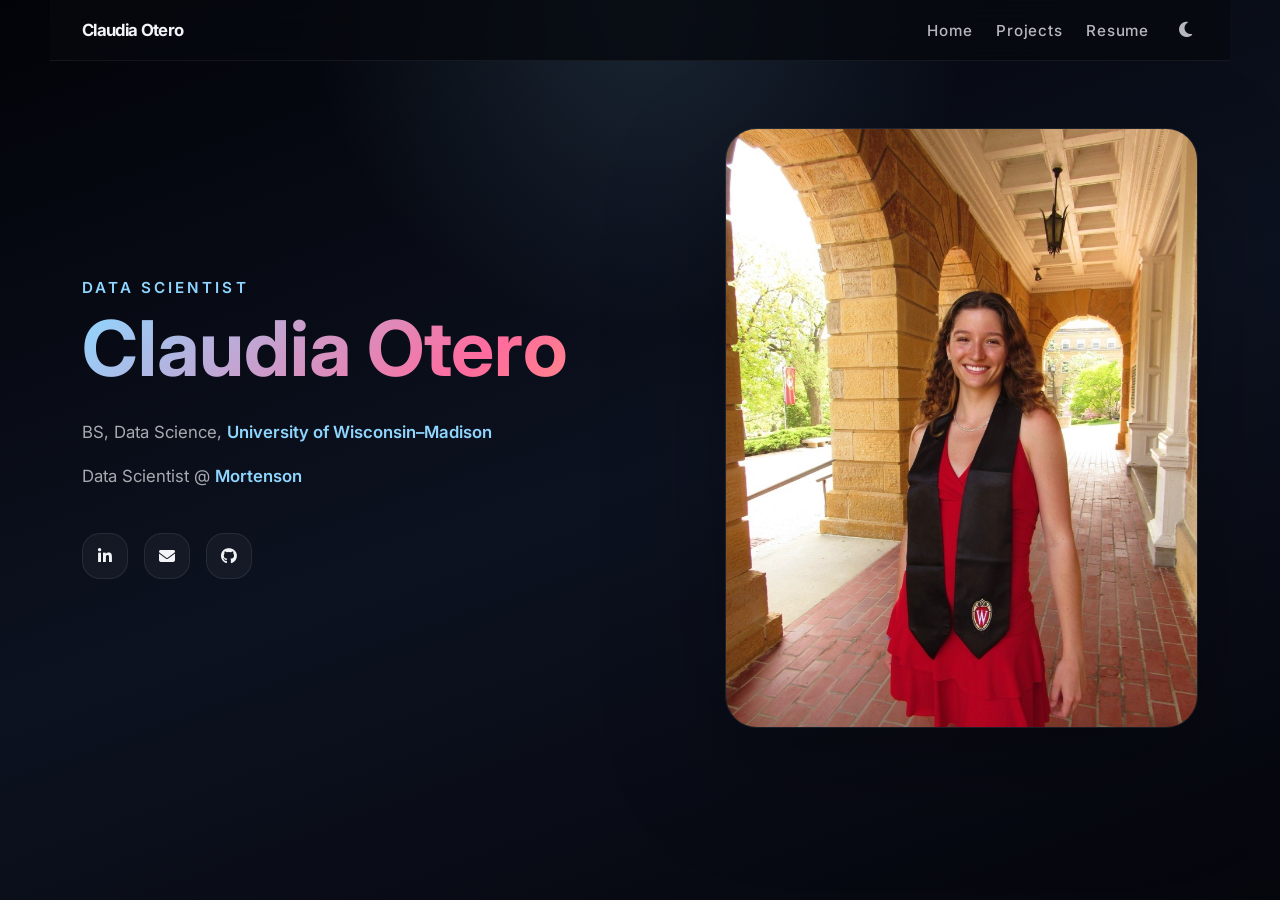
<file: index.html>
<!DOCTYPE html>
<html lang="en">
<head>
  <meta charset="UTF-8">
  <meta name="viewport" content="width=device-width, initial-scale=1.0">
  <link rel="canonical" href="https://claudiaotero.com/">
  <meta name="description" content="Claudia Otero — Data Scientist at Mortenson with a BS in Data Science from University of Wisconsin–Madison.">
  <title>Claudia Otero | Data Scientist</title>
  <link rel="preconnect" href="https://fonts.googleapis.com">
  <link rel="preconnect" href="https://fonts.gstatic.com" crossorigin>
  <link href="https://fonts.googleapis.com/css2?family=Inter:wght@400;500;600;700&display=swap" rel="stylesheet">
  <link rel="stylesheet" href="https://cdnjs.cloudflare.com/ajax/libs/font-awesome/6.5.0/css/all.min.css">
  <link rel="stylesheet" href="/assets/styles.css">
</head>
<body>
  <div class="page">
    <nav class="site-nav">
      <a class="brand" href="/">Claudia Otero</a>
      <div class="nav-links">
        <a href="/">Home</a>
        <a href="/projects/">Projects</a>
        <a href="/resume/">Resume</a>
        <button id="theme-toggle" aria-label="Toggle theme"><i class="fas fa-moon"></i></button>
      </div>
    </nav>

    <main class="hero">
      <div class="hero-copy reveal">
        <p class="eyebrow">Data Scientist</p>
        <h1 class="gradient-text">Claudia Otero</h1>
        <div class="hero-lines">
          <p>BS, Data Science, <a href="https://www.wisc.edu/" target="_blank" rel="noopener noreferrer" class="link-accent">University of Wisconsin–Madison</a></p>
          <p>Data Scientist @ <a href="https://www.mortenson.com/" target="_blank" rel="noopener noreferrer" class="link-accent">Mortenson</a></p>
        </div>
        <div class="social-links">
          <a href="https://www.linkedin.com/in/claudia-otero-250328239" target="_blank" rel="noopener noreferrer" aria-label="LinkedIn"><i class="fab fa-linkedin-in"></i></a>
          <a href="mailto:claudia.otero88@outlook.com" aria-label="Email"><i class="fas fa-envelope"></i></a>
          <a href="https://github.com/claudiaotero88" target="_blank" rel="noopener noreferrer" aria-label="GitHub"><i class="fab fa-github"></i></a>
        </div>
      </div>
      <div class="hero-image reveal reveal-delay-2">
        <img src="/images/senior.jpg" alt="Portrait of Claudia Otero">
      </div>
    </main>
    <div class=\"scroll-hint reveal reveal-delay-3\">
      <i class=\"fas fa-chevron-down\"></i>
    </div>
    <footer class="site-footer"></footer>
  </div>

  <script src="/assets/app.js" defer></script>
</body>
</html>
</file>
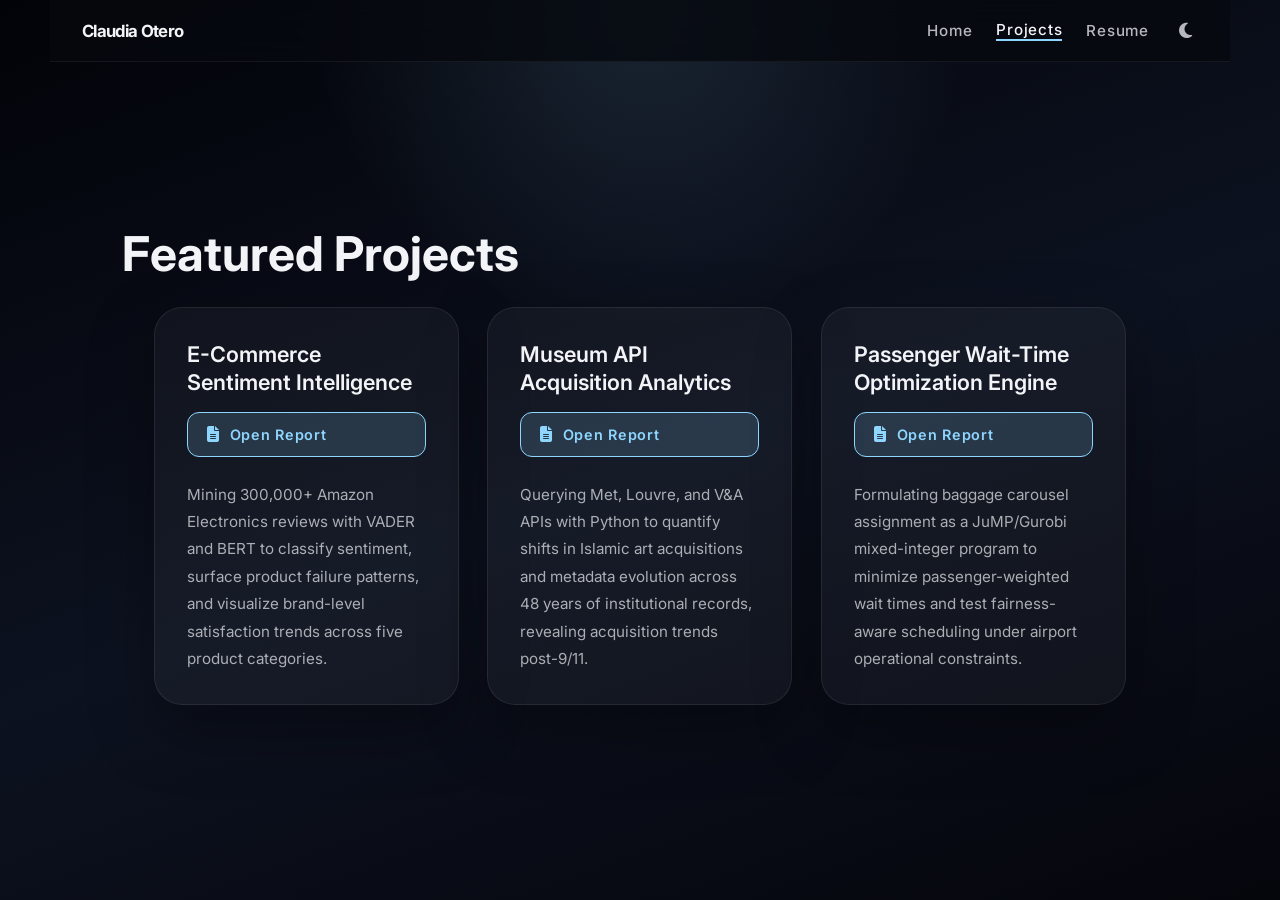
<file: projects/index.html>
<!DOCTYPE html>
<html lang="en">
<head>
  <meta charset="UTF-8">
  <meta name="viewport" content="width=device-width, initial-scale=1.0">
  <link rel="canonical" href="https://claudiaotero.com/projects/">
  <meta name="description" content="Featured projects by Claudia Otero showcasing data science, APIs, and optimization work.">
  <title>Projects | Claudia Otero</title>
  <link rel="preconnect" href="https://fonts.googleapis.com">
  <link rel="preconnect" href="https://fonts.gstatic.com" crossorigin>
  <link href="https://fonts.googleapis.com/css2?family=Inter:wght@400;500;600;700&display=swap" rel="stylesheet">
  <link rel="stylesheet" href="https://cdnjs.cloudflare.com/ajax/libs/font-awesome/6.5.0/css/all.min.css">
  <link rel="stylesheet" href="/assets/styles.css">
</head>
<body>
  <div class="page">
    <nav class="site-nav">
      <a class="brand" href="/">Claudia Otero</a>
      <div class="nav-links">
        <a href="/">Home</a>
        <a href="/projects/">Projects</a>
        <a href="/resume/">Resume</a>
        <button id="theme-toggle" aria-label="Toggle theme"><i class="fas fa-moon"></i></button>
      </div>
    </nav>

    <main style="padding: 8rem 2rem 4rem; max-width: 1100px; margin: 0 auto;">
      <h1 class="section-title reveal">Featured Projects</h1>

      <div class="projects-grid">
        <article class="project-card reveal reveal-delay-1">
          <div class="project-preview">
            <h2 class="project-title">E-Commerce Sentiment Intelligence</h2>
            <a class="project-link" href="/documents/Sentiment_Analysis_of_Amazon_Electronics_Reviews.pdf" target="_blank" rel="noopener">
              <i class="fas fa-file-alt"></i> Open Report
            </a>
          </div>
          <p class="project-description">
            Mining 300,000+ Amazon Electronics reviews with VADER and BERT to classify sentiment, surface product failure patterns, and visualize brand-level satisfaction trends across five product categories.
          </p>
        </article>

        <article class="project-card reveal reveal-delay-2">
          <div class="project-preview">
            <h2 class="project-title">Museum API Acquisition Analytics</h2>
            <a class="project-link" href="/documents/Museum APIs_ Islamic Art Study.pdf" target="_blank" rel="noopener">
              <i class="fas fa-file-alt"></i> Open Report
            </a>
          </div>
          <p class="project-description">
            Querying Met, Louvre, and V&A APIs with Python to quantify shifts in Islamic art acquisitions and metadata evolution across 48 years of institutional records, revealing acquisition trends post-9/11.
          </p>
        </article>

        <article class="project-card reveal reveal-delay-3">
          <div class="project-preview">
            <h2 class="project-title">Passenger Wait-Time Optimization Engine</h2>
            <a class="project-link" href="/documents/CourseProjectClaudiaOtero (1).html" target="_blank" rel="noopener">
              <i class="fas fa-file-alt"></i> Open Report
            </a>
          </div>
          <p class="project-description">
            Formulating baggage carousel assignment as a JuMP/Gurobi mixed-integer program to minimize passenger-weighted wait times and test fairness-aware scheduling under airport operational constraints.
          </p>
        </article>
      </div>
    </main>

    <footer class="site-footer"></footer>
  </div>

  <script src="/assets/app.js" defer></script>
</body>
</html>
</file>
<file: assets/styles.css>
:root {
  color-scheme: dark;
  --bg: #07090f;
  --surface: rgba(255,255,255,.04);
  --surface-strong: rgba(255,255,255,.08);
  --text: #f3f4f7;
  --text-muted: rgba(243,244,247,.68);
  --accent: #8fd6ff;
  --accent-soft: rgba(143,214,255,.16);
  --border: rgba(255,255,255,.08);
  --nav-bg: rgba(7,9,15,.82);
  --nav-border: rgba(255,255,255,.06);
  --card-bg: rgba(255,255,255,.04);
  --card-border: rgba(255,255,255,.08);
  --shadow: 0 24px 64px rgba(0,0,0,.35);
  --radius: 28px;
  --max-width: 1180px;
  font-family: Inter, system-ui, -apple-system, BlinkMacSystemFont, "Segoe UI", sans-serif;
}

html[data-theme="light"] {
  color-scheme: light;
  --bg: #f0f4f8;
  --surface: rgba(0,0,0,.03);
  --surface-strong: rgba(0,0,0,.06);
  --text: #0f172a;
  --text-muted: #475569;
  --accent: #0278d5;
  --accent-soft: rgba(2,120,213,.12);
  --border: rgba(0,0,0,.1);
  --nav-bg: rgba(240,244,248,.88);
  --nav-border: rgba(0,0,0,.08);
  --card-bg: rgba(255,255,255,.7);
  --card-border: rgba(0,0,0,.08);
  --shadow: 0 24px 64px rgba(0,0,0,.08);
}

html {
  scroll-behavior: smooth;
}

body {
  margin: 0;
  min-height: 100vh;
  color: var(--text);
  background: radial-gradient(circle at top, rgba(143,214,255,.14), transparent 30%),
    linear-gradient(160deg, #020308 0%, #0d1220 52%, #05060c 100%);
  transition: background .4s ease, color .3s ease;
}

html[data-theme="light"] body {
  background: linear-gradient(160deg, #dde8f5 0%, #f0f4f8 45%, #e8eef6 100%);
}

* {
  box-sizing: border-box;
}

a {
  color: inherit;
  text-decoration: none;
}

img {
  max-width: 100%;
  display: block;
}

/* ── Scroll-reveal ─────────────────────────────────────────── */
.reveal {
  opacity: 0;
  transform: translateY(28px);
  transition: opacity .65s cubic-bezier(.16,1,.3,1), transform .65s cubic-bezier(.16,1,.3,1);
}
.reveal.visible {
  opacity: 1;
  transform: none;
}
.reveal-delay-1 { transition-delay: .1s; }
.reveal-delay-2 { transition-delay: .2s; }
.reveal-delay-3 { transition-delay: .3s; }

/* ── Page wrapper ─────────────────────────────────────────── */
.page {
  position: relative;
  min-height: 100vh;
}

/* ── Nav ──────────────────────────────────────────────────── */
.site-nav {
  position: fixed;
  inset: 0 0 auto;
  z-index: 20;
  display: flex;
  align-items: center;
  justify-content: space-between;
  width: 100%;
  max-width: var(--max-width);
  margin: 0 auto;
  padding: 1.25rem 2rem;
  backdrop-filter: blur(20px);
  background: var(--nav-bg);
  border-bottom: 1px solid var(--nav-border);
  transition: background .4s ease, border-color .4s ease;
}

.brand {
  font-weight: 700;
  letter-spacing: -.04em;
  font-size: 1.05rem;
  position: relative;
}

.nav-links {
  display: flex;
  align-items: center;
  gap: 1.5rem;
}

.nav-links a {
  font-size: .95rem;
  font-weight: 500;
  letter-spacing: .05em;
  opacity: .75;
  transition: opacity .2s ease;
  position: relative;
}

.nav-links a::after {
  content: '';
  position: absolute;
  bottom: -3px;
  left: 0;
  width: 0;
  height: 2px;
  background: var(--accent);
  border-radius: 2px;
  transition: width .25s ease;
}

.nav-links a:hover,
.nav-links a:focus-visible {
  opacity: 1;
}

.nav-links a:hover::after,
.nav-links a:focus-visible::after {
  width: 100%;
}

#theme-toggle {
  border: none;
  background: transparent;
  color: inherit;
  cursor: pointer;
  font-size: 1.1rem;
  display: grid;
  place-items: center;
  opacity: .75;
  transition: opacity .2s ease, transform .3s ease;
}

#theme-toggle:hover {
  opacity: 1;
  transform: rotate(20deg) scale(1.15);
}

main,
footer {
  width: min(100%, var(--max-width));
  margin: 0 auto;
}

/* ── Hero ─────────────────────────────────────────────────── */
.hero {
  display: grid;
  grid-template-columns: 1.1fr .9fr;
  align-items: center;
  gap: 4rem;
  min-height: calc(100vh - 7rem);
  padding: 8rem 2rem 4rem;
}

.hero-copy {
  max-width: 520px;
}

.eyebrow {
  margin: 0 0 1rem;
  font-size: .95rem;
  font-weight: 600;
  letter-spacing: .2em;
  text-transform: uppercase;
  color: var(--accent);
}

.hero-copy h1 {
  margin: 0;
  font-size: clamp(3rem, 6vw, 5.4rem);
  line-height: .94;
}

.hero-lines {
  display: grid;
  gap: .75rem;
  margin: 2rem 0 2.5rem;
  font-size: 1.05rem;
  line-height: 1.9;
  color: var(--text-muted);
}

.hero-lines p {
  margin: 0;
}

/* ── Gradient text (animated title) ────────────────────────── */
.gradient-text {
  background: linear-gradient(135deg, var(--accent) 0%, #ff6b9d 25%, #feca57 50%, #48dbfb 75%, var(--accent) 100%);
  background-size: 300% 300%;
  -webkit-background-clip: text;
  -webkit-text-fill-color: transparent;
  background-clip: text;
  animation: gradient-shift 6s ease infinite;
}

@keyframes gradient-shift {
  0% { background-position: 0% 50%; }
  50% { background-position: 100% 50%; }
  100% { background-position: 0% 50%; }
}

html[data-theme="light"] .gradient-text {
  background: linear-gradient(135deg, #0d47a1 0%, #7b1fa2 25%, #f57c00 50%, #00838f 75%, #0d47a1 100%);
  background-size: 300% 300%;
  -webkit-background-clip: text;
  -webkit-text-fill-color: transparent;
  background-clip: text;
  animation: gradient-shift 6s ease infinite;
}

/* ── Accent links in text ──────────────────────────────────── */
.link-accent {
  position: relative;
  color: var(--accent);
  font-weight: 600;
  transition: opacity .2s ease;
}

.link-accent::after {
  content: '';
  position: absolute;
  bottom: -2px;
  left: 0;
  width: 100%;
  height: 1.5px;
  background: var(--accent);
  border-radius: 2px;
  opacity: 0;
  transition: opacity .3s ease;
}

.link-accent:hover,
.link-accent:focus-visible {
  opacity: .85;
}

.link-accent:hover::after,
.link-accent:focus-visible::after {
  opacity: 1;
}

/* ── Social icons ─────────────────────────────────────────── */
.social-links {
  display: flex;
  gap: 1rem;
}

.social-links a {
  width: 46px;
  height: 46px;
  border-radius: 18px;
  display: grid;
  place-items: center;
  background: var(--surface);
  border: 1px solid var(--border);
  color: var(--text);
  transition: transform .25s cubic-bezier(.34,1.56,.64,1), background .25s ease, color .25s ease, border-color .25s ease;
}

.social-links a:hover,
.social-links a:focus-visible {
  transform: translateY(-4px) scale(1.08);
  background: var(--accent-soft);
  border-color: var(--accent);
  color: var(--accent);
}

/* ── Hero image ───────────────────────────────────────────── */
.hero-image {
  display: flex;
  align-items: center;
  justify-content: center;
}

.hero-image img {
  width: min(100%, 540px);
  border-radius: 32px;
  border: 1px solid var(--border);
  box-shadow: 0 40px 120px rgba(0,0,0,.3);
  transition: transform .5s cubic-bezier(.34,1.56,.64,1), box-shadow .5s ease;
}

.hero-image img:hover {
  transform: scale(1.025) rotate(.5deg);
}

/* ── Section title ────────────────────────────────────────── */
.section-title {
  margin: 6rem 0 1.5rem;
  font-size: clamp(2.2rem, 4vw, 3rem);
  color: var(--text);
}

/* ── Projects grid ────────────────────────────────────────── */
.projects-grid {
  display: grid;
  grid-template-columns: repeat(auto-fit, minmax(280px, 1fr));
  gap: 1.75rem;
  padding: 0 2rem 4rem;
}

.project-card {
  border-radius: var(--radius);
  padding: 2rem;
  background: var(--card-bg);
  border: 1px solid var(--card-border);
  box-shadow: var(--shadow);
  display: grid;
  gap: 1.5rem;
  transition: transform .35s cubic-bezier(.34,1.56,.64,1), border-color .3s ease, box-shadow .3s ease;
  will-change: transform;
}

.project-card:hover {
  border-color: var(--accent);
  box-shadow: 0 0 0 1px var(--accent), 0 32px 80px rgba(143,214,255,.12), var(--shadow);
}

html[data-theme="light"] .project-card:hover {
  box-shadow: 0 0 0 1px var(--accent), 0 32px 80px rgba(2,120,213,.1), var(--shadow);
}

.project-preview {
  display: grid;
  gap: 1rem;
}

.project-title {
  margin: 0;
  font-size: 1.35rem;
  line-height: 1.3;
  font-weight: 600;
  color: var(--text);
}

.project-link {
  display: inline-flex;
  align-items: center;
  gap: .6rem;
  background: var(--accent-soft);
  border: 1px solid var(--accent);
  color: var(--accent);
  padding: .8rem 1.2rem;
  border-radius: 12px;
  font-size: .9rem;
  font-weight: 600;
  letter-spacing: .05em;
  transition: background .2s ease, transform .2s ease, color .2s ease;
}

.project-link:hover {
  background: var(--accent);
  color: #fff;
  transform: translateX(3px);
}

html[data-theme="light"] .project-link:hover {
  color: #fff;
}

.project-link i {
  font-size: 1rem;
}

.project-description {
  margin: 0;
  color: var(--text-muted);
  line-height: 1.8;
  font-size: .95rem;
}

/* ── Resume placeholder & container ───────────────────────── */
.resume-container {
  background: var(--card-bg);
  border: 1px solid var(--card-border);
  border-radius: var(--radius);
  overflow: hidden;
  box-shadow: var(--shadow);
}

.resume-container embed {
  display: block;
}

.resume-placeholder {
  background: var(--card-bg);
  border: 1px solid var(--card-border);
  border-radius: var(--radius);
  padding: 3rem;
  text-align: center;
  box-shadow: var(--shadow);
}

.resume-placeholder p:first-child {
  font-size: 1.25rem;
  font-weight: 600;
  color: var(--text);
  margin: 0 0 1rem;
}

.resume-placeholder p:last-child {
  color: var(--text-muted);
  line-height: 1.8;
  margin: 0;
}

.resume-placeholder code {
  background: var(--surface-strong);
  padding: .3rem .6rem;
  border-radius: 6px;
  font-family: 'Courier New', monospace;
  color: var(--accent);
}

/* ── Footer ───────────────────────────────────────────────── */
.site-footer {
  padding: 2rem;
}

/* ── Scroll hint ──────────────────────────────────────────── */
.scroll-hint {
  position: fixed;
  bottom: 2rem;
  left: 50%;
  transform: translateX(-50%);
  z-index: 10;
  animation: bounce 2s ease-in-out infinite;
  opacity: .5;
  transition: opacity .3s ease;
  pointer-events: none;
}

.scroll-hint:hover {
  opacity: 1;
}

@keyframes bounce {
  0%, 100% { transform: translateX(-50%) translateY(0); }
  50% { transform: translateX(-50%) translateY(8px); }
}

html[data-theme="light"] .scroll-hint {
  color: var(--text);
}

/* ── Cursor glow (both modes) ─────────────────────────────── */
@media (pointer: fine) {
  .cursor-glow {
    pointer-events: none;
    position: fixed;
    width: 480px;
    height: 480px;
    border-radius: 50%;
    background: radial-gradient(circle, rgba(143,214,255,.07) 0%, transparent 70%);
    transform: translate(-50%, -50%);
    transition: opacity .4s ease, background .4s ease;
    z-index: 0;
    opacity: 0;
  }

  html[data-theme="light"] .cursor-glow {
    background: radial-gradient(circle, rgba(13,71,161,.05) 0%, transparent 70%);
    display: block;
  }
}

/* ── Responsive ───────────────────────────────────────────── */
@media (max-width: 980px) {
  .hero {
    grid-template-columns: 1fr;
    padding-top: 8.5rem;
  }

  .hero-image {
    order: -1;
  }
}

@media (max-width: 680px) {
  .site-nav {
    padding: 1rem 1.25rem;
  }

  .nav-links {
    gap: 1rem;
    flex-wrap: wrap;
    justify-content: flex-end;
  }

  .hero {
    gap: 2.5rem;
    padding: 7.5rem 1.25rem 3rem;
  }

  .hero-copy h1 {
    font-size: clamp(2.8rem, 12vw, 4rem);
  }

  .social-links {
    justify-content: flex-start;
  }

  .projects-grid {
    padding: 0 0 3rem;
  }
}
</file>
